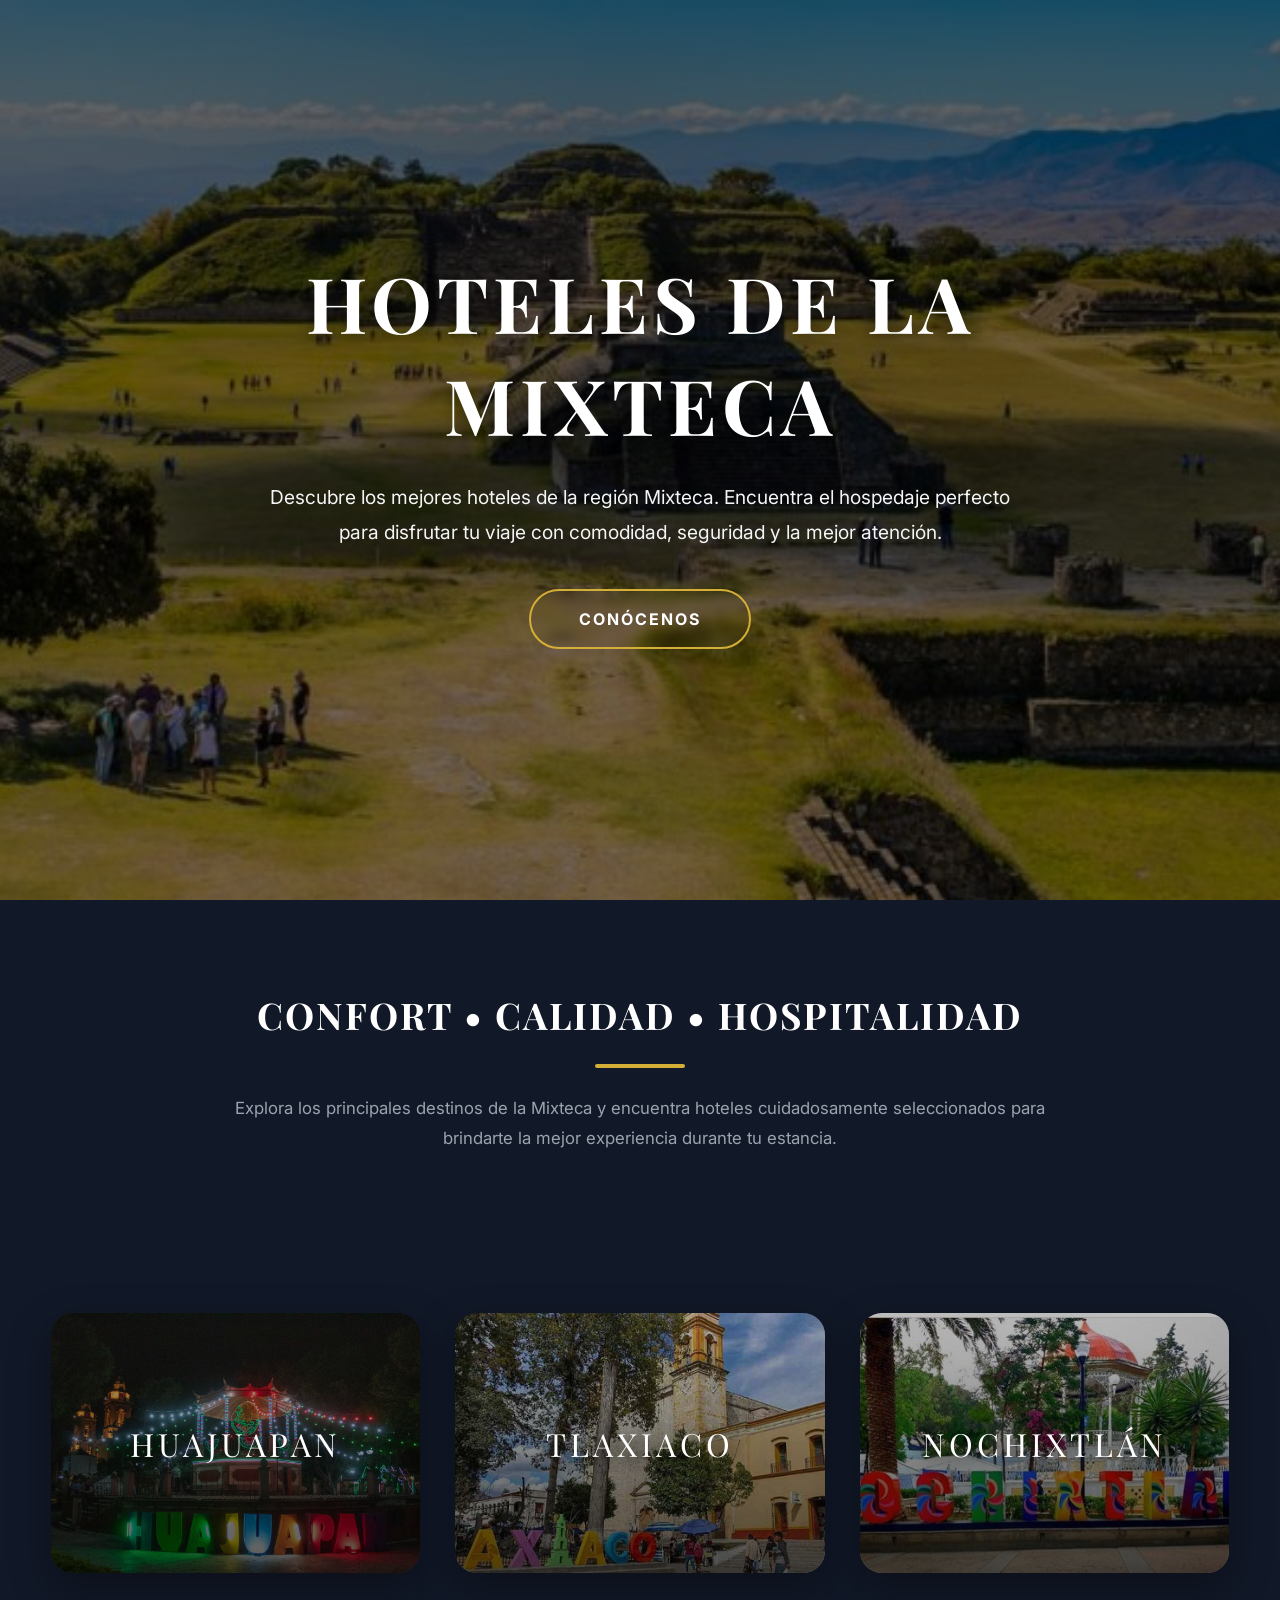
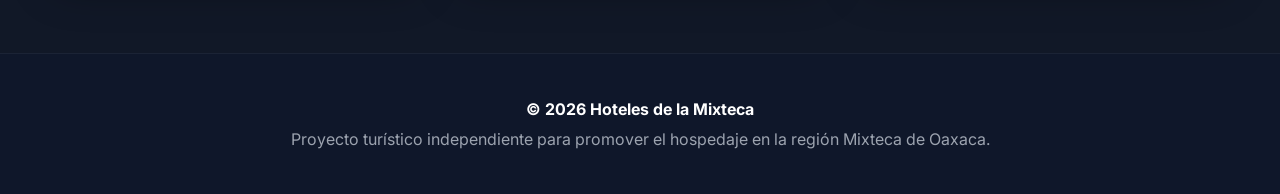
<file: index.html>
<!DOCTYPE html>
<html lang="es">

<head>
    <meta charset="UTF-8">
    <meta name="viewport" content="width=device-width, initial-scale=1.0">

    <title>Hoteles de la Mixteca</title>

    <meta name="description"
        content="Descubre los mejores hoteles de la región Mixteca de Oaxaca. Encuentra hospedaje en Huajuapan, Tlaxiaco y Nochixtlán.">

    <link rel="stylesheet" href="css/main.css">
</head>

<body>

    <!-- ========================= -->
    <!-- HERO PRINCIPAL -->
    <!-- ========================= -->

    <header class="hero-home">

        <div class="hero-overlay">

            <div class="hero-content">

                <h1>HOTELES DE LA MIXTECA</h1>

                <p>
                    Descubre los mejores hoteles de la región Mixteca.
                    Encuentra el hospedaje perfecto para disfrutar tu viaje
                    con comodidad, seguridad y la mejor atención.
                </p>

                <a href="#destinos" class="btn-scroll">
                    CONÓCENOS
                </a>

            </div>

        </div>

    </header>

    <!-- ========================= -->
    <!-- PRESENTACIÓN -->
    <!-- ========================= -->

    <section class="valores-section">

        <div class="container">

            <h2>CONFORT • CALIDAD • HOSPITALIDAD</h2>

            <div class="divider"></div>

            <p>
                Explora los principales destinos de la Mixteca y encuentra
                hoteles cuidadosamente seleccionados para brindarte la mejor
                experiencia durante tu estancia.
            </p>

        </div>

    </section>

    <!-- ========================= -->
    <!-- DESTINOS -->
    <!-- ========================= -->

    <main id="destinos" class="grid-destinos">

        <a href="destino.html?ciudad=huajuapan"
            class="card-destino card-huajuapan">

            <span>HUAJUAPAN</span>

        </a>

        <a href="destino.html?ciudad=tlaxiaco"
            class="card-destino card-tlaxiaco">

            <span>TLAXIACO</span>

        </a>

        <a href="destino.html?ciudad=nochixtlan"
            class="card-destino card-nochixtlan">

            <span>NOCHIXTLÁN</span>

        </a>

    </main>

    <!-- ========================= -->
    <!-- PIE DE PÁGINA -->
    <!-- ========================= -->

    <footer class="footer">

        <p>
            © 2026 Hoteles de la Mixteca
        </p>

        <p>
            Proyecto turístico independiente para promover el hospedaje en la
            región Mixteca de Oaxaca.
        </p>

    </footer>

    <script src="js/main.js" defer></script>

</body>

</html>
</file>
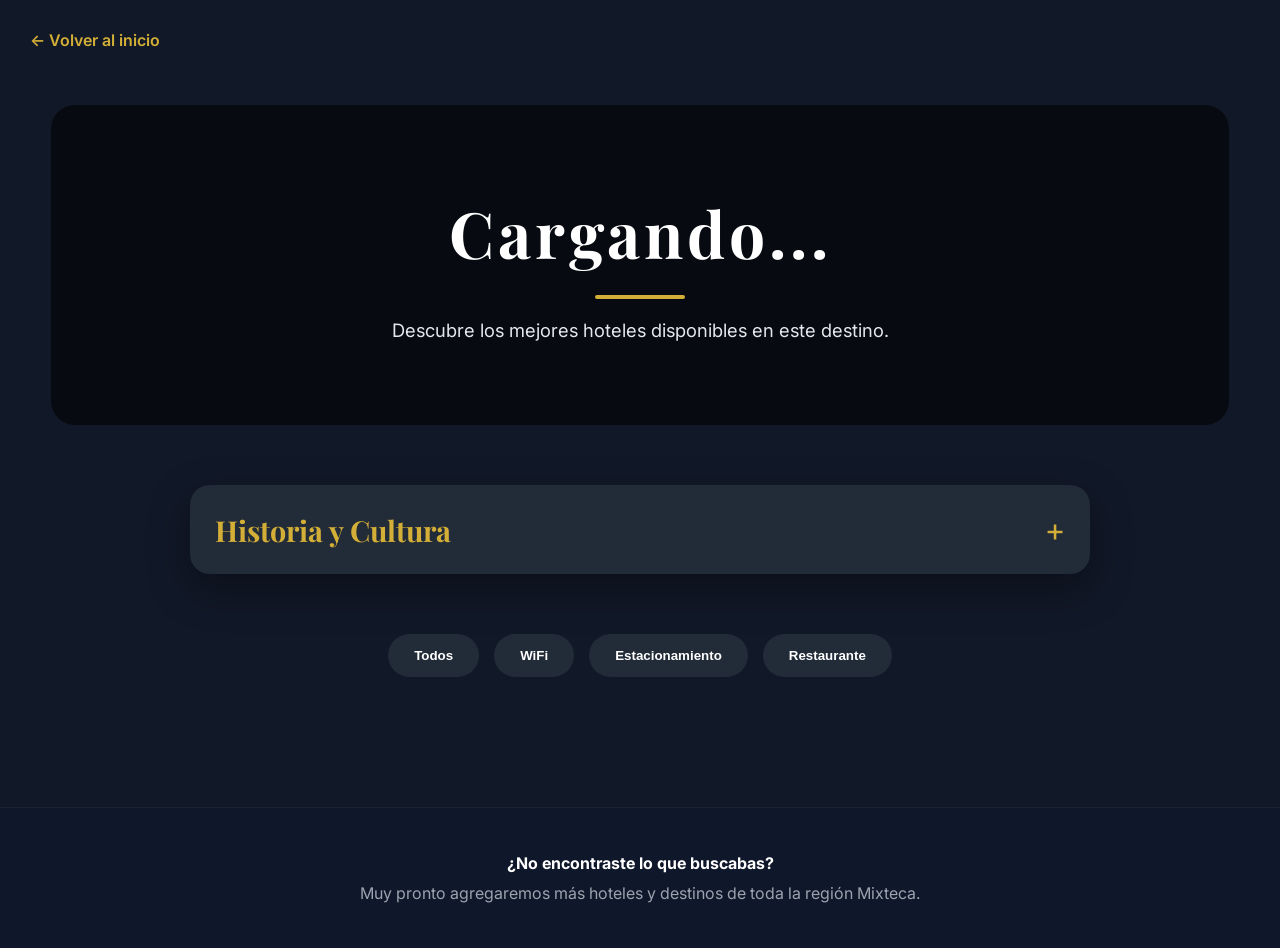
<file: destino.html>
<!DOCTYPE html>
<html lang="es">

<head>
    <meta charset="UTF-8">
    <meta name="viewport" content="width=device-width, initial-scale=1.0">

    <title>Hoteles de la Mixteca</title>

    <link rel="stylesheet" href="css/main.css">
</head>

<body>

    <!-- ========================= -->
    <!-- BOTÓN VOLVER -->
    <!-- ========================= -->

    <a href="index.html" class="btn-volver">
        ← Volver al inicio
    </a>

    <!-- ========================= -->
    <!-- PORTADA DE LA CIUDAD -->
    <!-- ========================= -->

    <header class="destino-header-container">

        <div class="destino-overlay">

            <h1 id="titulo-ciudad">
                Cargando...
            </h1>

            <div class="header-linea"></div>

            <p class="subtitulo-destino">
                Descubre los mejores hoteles disponibles en este destino.
            </p>

        </div>

    </header>

    <!-- ========================= -->
    <!-- HISTORIA -->
    <!-- ========================= -->

    <section class="historia-section">

        <div class="historia-header"
            onclick="toggleHistoria()">

            <h2>Historia y Cultura</h2>

            <span id="icono-toggle">
                +
            </span>

        </div>

        <div id="historia-contenido"
            class="historia-content">

            <p id="texto-historia">
                Cargando información...
            </p>

        </div>

    </section>

    <!-- ========================= -->
    <!-- FILTROS -->
    <!-- ========================= -->

    <section class="nav-filtros">

        <button class="btn-filtro"
            onclick="filtrarHoteles('todos')">

            Todos

        </button>

        <button class="btn-filtro"
            onclick="filtrarHoteles('wifi')">

            WiFi

        </button>

        <button class="btn-filtro"
            onclick="filtrarHoteles('estacionamiento')">

            Estacionamiento

        </button>

        <button class="btn-filtro"
            onclick="filtrarHoteles('restaurante')">

            Restaurante

        </button>

    </section>

    <!-- ========================= -->
    <!-- LISTA DE HOTELES -->
    <!-- ========================= -->

    <main id="contenedor-hoteles">

        <!-- JavaScript genera las tarjetas -->

    </main>

    <!-- ========================= -->
    <!-- FOOTER -->
    <!-- ========================= -->

    <footer class="footer">

        <p>

            ¿No encontraste lo que buscabas?

        </p>

        <p>

            Muy pronto agregaremos más hoteles y destinos
            de toda la región Mixteca.

        </p>

    </footer>

    <script src="js/data.js" defer></script>
    <script src="js/main.js" defer></script>

</body>

</html>
</file>
<file: css/main.css>
/* ==========================================================
   HOTELES DE LA MIXTECA
   MAIN.CSS - PARTE 1/4
   Base + Hero + Sección Principal
========================================================== */

/* =========================
   GOOGLE FONTS
========================= */
@import url('https://fonts.googleapis.com/css2?family=Inter:wght@300;400;500;600;700&family=Playfair+Display:wght@400;600;700&display=swap');

/* =========================
   VARIABLES
========================= */
:root{

    --bg:#111827;
    --bg2:#1F2937;

    --card:#222B38;

    --gold:#D4AF37;
    --gold2:#F3D36B;

    --white:#FFFFFF;
    --text:#E5E7EB;
    --gray:#9CA3AF;

    --radius:18px;

    --shadow:0 15px 40px rgba(0,0,0,.35);

    --transition:.35s ease;

    --font-title:'Playfair Display',serif;
    --font-text:'Inter',sans-serif;

}

/* =========================
   RESET
========================= */

*{
    margin:0;
    padding:0;
    box-sizing:border-box;
}

html{
    scroll-behavior:smooth;
}

body{

    background:var(--bg);

    color:var(--text);

    font-family:var(--font-text);

    overflow-x:hidden;

}

/* =========================
   CONTENEDOR
========================= */

.container{

    width:min(1200px,92%);

    margin:auto;

}

/* =========================
   LINKS
========================= */

a{

    text-decoration:none;

}

/* =========================
   IMÁGENES
========================= */

img{

    max-width:100%;

    display:block;

}

/* ==========================================================
   HERO PRINCIPAL
========================================================== */

.hero-home{

    position:relative;

    width:100%;

    min-height:100vh;

    background-image:url("../assets/fondoo.jpg");

    background-position:center;

    background-size:cover;

    background-repeat:no-repeat;

    display:flex;

    justify-content:center;

    align-items:center;

}

/* Capa oscura */

.hero-home::before{

    content:"";

    position:absolute;

    inset:0;

    background:linear-gradient(
        rgba(0,0,0,.60),
        rgba(0,0,0,.55)
    );

}

/* =========================
   OVERLAY
========================= */

.hero-overlay{

    position:relative;

    z-index:2;

    width:100%;

    display:flex;

    justify-content:center;

    align-items:center;

    padding:40px;

}

.hero-content{

    max-width:900px;

    text-align:center;

}

/* =========================
   TITULO
========================= */

.hero-content h1{

    font-family:var(--font-title);

    font-size:clamp(2.7rem,6vw,5rem);

    color:white;

    letter-spacing:5px;

    margin-bottom:25px;

    text-shadow:0 5px 20px rgba(0,0,0,.55);

}

/* =========================
   PÁRRAFO
========================= */

.hero-content p{

    font-size:1.2rem;

    line-height:1.8;

    max-width:760px;

    margin:auto;

    color:#F5F5F5;

}

/* =========================
   BOTÓN HERO
========================= */

.btn-scroll{

    display:inline-flex;

    justify-content:center;

    align-items:center;

    margin-top:40px;

    padding:18px 48px;

    border:2px solid var(--gold);

    border-radius:50px;

    color:white;

    font-weight:700;

    letter-spacing:2px;

    text-transform:uppercase;

    transition:var(--transition);

    backdrop-filter:blur(5px);

}

.btn-scroll:hover{

    background:var(--gold);

    color:#000;

    transform:translateY(-4px);

    box-shadow:0 10px 25px rgba(212,175,55,.35);

}

/* ==========================================================
   PRESENTACIÓN
========================================================== */

.valores-section{

    padding:90px 20px;

    text-align:center;

}

.valores-section h2{

    font-family:var(--font-title);

    font-size:2.3rem;

    color:white;

    letter-spacing:2px;

}

.divider{

    width:90px;

    height:4px;

    background:var(--gold);

    margin:25px auto;

    border-radius:20px;

}

.valores-section p{

    max-width:850px;

    margin:auto;

    color:var(--gray);

    font-size:1.05rem;

    line-height:1.8;

}

/* ==========================================================
   FIN PARTE 1
========================================================== */
/* ==========================================================
   HOTELES DE LA MIXTECA
   MAIN.CSS - PARTE 2/4
   Destinos + Tarjetas + Ciudad + Historia
==========================================================*/


/*==========================================================
    GRID DESTINOS
==========================================================*/

.grid-destinos{

    width:min(1250px,92%);

    margin:70px auto;

    display:grid;

    grid-template-columns:repeat(auto-fit,minmax(320px,1fr));

    gap:35px;

}


/*==========================================================
    TARJETAS DESTINOS
==========================================================*/

.card-destino{

    position:relative;

    height:260px;

    border-radius:22px;

    overflow:hidden;

    display:flex;

    justify-content:center;

    align-items:center;

    cursor:pointer;

    background-size:cover;

    background-position:center;

    transition:.45s;

    box-shadow:var(--shadow);

}


.card-destino::before{

    content:"";

    position:absolute;

    inset:0;

    background:linear-gradient(
        rgba(0,0,0,.25),
        rgba(0,0,0,.65)
    );

    transition:.4s;

}


.card-destino:hover{

    transform:translateY(-10px);

}


.card-destino:hover::before{

    background:linear-gradient(
        rgba(0,0,0,.15),
        rgba(0,0,0,.45)
    );

}


.card-destino span{

    position:relative;

    z-index:2;

    color:white;

    font-size:2rem;

    font-family:var(--font-title);

    letter-spacing:4px;

    text-shadow:0 5px 15px black;

}


/*==========================================================
    IMÁGENES DESTINOS
==========================================================*/

.card-huajuapan{

    background-image:url("../assets/hua1.jpg");

}

.card-tlaxiaco{

    background-image:url("../assets/tlax1.jpg");

}

.card-nochixtlan{

    background-image:url("../assets/noch1.jpg");

}


/*==========================================================
    BOTÓN VOLVER
==========================================================*/

.btn-volver{

    display:inline-flex;

    align-items:center;

    gap:8px;

    margin:30px;

    color:var(--gold);

    font-weight:600;

    transition:.3s;

}


.btn-volver:hover{

    transform:translateX(-5px);

}


/*==========================================================
    HEADER CIUDAD
==========================================================*/

.destino-header-container{

    width:min(1200px,92%);

    margin:auto;

    margin-top:25px;

    margin-bottom:60px;

    min-height:320px;

    border-radius:24px;

    overflow:hidden;

    display:flex;

    justify-content:center;

    align-items:center;

    text-align:center;

    background-position:center;

    background-size:cover;

    position:relative;

}


.destino-header-container::before{

    content:"";

    position:absolute;

    inset:0;

    background:rgba(0,0,0,.58);

}


.destino-overlay{

    position:relative;

    z-index:2;

    padding:40px;

}


#titulo-ciudad{

    font-size:clamp(2.2rem,5vw,4rem);

    color:white;

    font-family:var(--font-title);

    letter-spacing:4px;

}


.subtitulo-destino{

    margin-top:20px;

    color:#E5E7EB;

    font-size:1.15rem;

}


/*==========================================================
    LÍNEA DORADA
==========================================================*/

.header-linea{

    width:90px;

    height:4px;

    margin:20px auto;

    background:var(--gold);

    border-radius:50px;

}


/*==========================================================
    HISTORIA
==========================================================*/

.historia-section{

    width:min(900px,92%);

    margin:auto;

    margin-bottom:60px;

    background:var(--card);

    border-radius:20px;

    padding:25px;

    box-shadow:var(--shadow);

}


.historia-header{

    display:flex;

    justify-content:space-between;

    align-items:center;

    cursor:pointer;

}


.historia-header h2{

    font-family:var(--font-title);

    color:var(--gold);

    font-size:1.8rem;

}


#icono-toggle{

    font-size:2rem;

    color:var(--gold);

}


.historia-content{

    max-height:0;

    overflow:hidden;

    transition:max-height .45s;

}


.historia-content.abierto{

    max-height:400px;

}


.historia-content p{

    margin-top:20px;

    line-height:1.9;

    color:#D1D5DB;

}


/*==========================================================
    FILTROS
==========================================================*/

.nav-filtros{

    display:flex;

    justify-content:center;

    align-items:center;

    flex-wrap:wrap;

    gap:15px;

    margin-bottom:50px;

}


.btn-filtro{

    border:none;

    background:var(--card);

    color:white;

    padding:14px 26px;

    border-radius:50px;

    cursor:pointer;

    transition:.3s;

    font-weight:600;

}


.btn-filtro:hover{

    background:var(--gold);

    color:black;

}


/*==========================================================
    TARJETAS HOTELES
==========================================================*/

#contenedor-hoteles{

    width:min(1200px,92%);

    margin:auto;

    display:grid;

    grid-template-columns:repeat(auto-fit,minmax(340px,1fr));

    gap:35px;

    margin-bottom:70px;

}


.hotel-card{

    background:var(--card);

    border-radius:20px;

    overflow:hidden;

    transition:.35s;

    cursor:pointer;

    box-shadow:var(--shadow);

}


.hotel-card:hover{

    transform:translateY(-8px);

}


.hotel-card img{

    width:100%;

    height:240px;

    object-fit:cover;

}


.hotel-info{

    padding:25px;

}


.hotel-info h3{

    font-family:var(--font-title);

    color:var(--gold);

    font-size:1.6rem;

    margin-bottom:15px;

}


.hotel-info p{

    color:#D1D5DB;

    line-height:1.7;

}


.btn-detalles{

    margin-top:25px;

    background:var(--gold);

    color:black;

    text-align:center;

    padding:14px;

    border-radius:12px;

    font-weight:700;

    transition:.3s;

}


.btn-detalles:hover{

    transform:scale(1.03);

}


/*==========================================================
    FIN PARTE 2
==========================================================*/
/* ==========================================================
   HOTELES DE LA MIXTECA
   MAIN.CSS - PARTE 3/4
   Página de Detalle del Hotel
========================================================== */

/* =========================
   BOTÓN FLOTANTE
========================= */

.btn-volver-flotante{

    position:fixed;

    top:20px;

    left:20px;

    z-index:999;

    border:none;

    background:rgba(17,24,39,.90);

    color:white;

    padding:14px 22px;

    border-radius:50px;

    cursor:pointer;

    font-weight:600;

    transition:.3s;

    box-shadow:0 8px 25px rgba(0,0,0,.35);

}

.btn-volver-flotante:hover{

    background:var(--gold);

    color:black;

}

/* =========================
   HERO DEL HOTEL
========================= */

.hotel-hero{

    width:100%;

    height:60vh;

    min-height:320px;

    max-height:650px;

    overflow:hidden;

    position:relative;

}

.hotel-hero img{

    width:100%;

    height:100%;

    object-fit:cover;

}

.hotel-hero::after{

    content:"";

    position:absolute;

    inset:0;

    background:linear-gradient(
        rgba(0,0,0,.10),
        rgba(0,0,0,.55)
    );

}

/* =========================
   INFORMACIÓN PRINCIPAL
========================= */

.detalle-header-info{

    width:min(1100px,92%);

    margin:auto;

    margin-top:50px;

    text-align:center;

}

.detalle-header-info h1{

    font-family:var(--font-title);

    font-size:clamp(2.2rem,5vw,4rem);

    color:white;

    margin-bottom:20px;

}

/* =========================
   ESTRELLAS
========================= */

.rating-box{

    color:#FFD700;

    font-size:1.6rem;

    margin-bottom:20px;

}

/* =========================
   PRECIO Y UBICACIÓN
========================= */

.info-rapida{

    display:flex;

    justify-content:center;

    align-items:center;

    flex-wrap:wrap;

    gap:18px;

    margin-top:25px;

}

.precio,
.ubicacion{

    background:var(--card);

    padding:14px 22px;

    border-radius:50px;

    box-shadow:var(--shadow);

    color:white;

    font-weight:600;

}

/* =========================
   CONTENIDO
========================= */

.hotel-contenido{

    width:min(1200px,92%);

    margin:60px auto;

    display:grid;

    grid-template-columns:2fr 1fr;

    gap:40px;

}

/* =========================
   COLUMNAS
========================= */

.col-info,
.col-servicios{

    background:var(--card);

    border-radius:20px;

    padding:30px;

    box-shadow:var(--shadow);

}

.col-info h2,
.col-servicios h2{

    font-family:var(--font-title);

    color:var(--gold);

    margin-bottom:20px;

}

.col-info p{

    line-height:1.9;

    color:#D1D5DB;

}

.info-adicional{

    margin-top:35px;

    padding-top:25px;

    border-top:1px solid rgba(255,255,255,.08);

}

.info-adicional h3{

    color:var(--gold);

    margin-bottom:12px;

}

/* =========================
   SERVICIOS
========================= */

.grid-servicios{

    display:grid;

    grid-template-columns:repeat(auto-fit,minmax(130px,1fr));

    gap:15px;

}

.servicio-item{

    background:#2D3748;

    border:1px solid rgba(255,255,255,.05);

    border-radius:14px;

    padding:18px 12px;

    text-align:center;

    transition:.3s;

    font-weight:600;

}

.servicio-item:hover{

    background:var(--gold);

    color:black;

    transform:translateY(-4px);

}

/* =========================
   CONTACTO
========================= */

.contacto-card{

    width:min(800px,92%);

    margin:70px auto;

    background:var(--card);

    border-radius:22px;

    padding:45px;

    text-align:center;

    box-shadow:var(--shadow);

}

.contacto-card h2{

    font-family:var(--font-title);

    color:white;

    margin-bottom:20px;

}

.contacto-card p{

    color:#D1D5DB;

    line-height:1.8;

}

/* =========================
   BOTÓN WHATSAPP
========================= */

.btn-whatsapp{

    display:inline-flex;

    justify-content:center;

    align-items:center;

    margin-top:30px;

    background:#25D366;

    color:white;

    padding:18px 40px;

    border-radius:50px;

    font-weight:700;

    transition:.3s;

}

.btn-whatsapp:hover{

    transform:translateY(-4px);

    background:#1EBE5D;

}

/* =========================
   FOOTER
========================= */

.footer{

    margin-top:80px;

    padding:45px 20px;

    background:#0F172A;

    text-align:center;

    color:#9CA3AF;

    border-top:1px solid rgba(255,255,255,.05);

}

.footer p:first-child{

    color:white;

    font-weight:700;

    margin-bottom:10px;

}

/* ==========================================================
   FIN PARTE 3
========================================================== */
/* ==========================================================
   HOTELES DE LA MIXTECA
   MAIN.CSS - PARTE 4/4
   Responsive + Animaciones + Utilidades
==========================================================*/


/*=========================
    ANIMACIONES
=========================*/

@keyframes aparecer{

    from{

        opacity:0;

        transform:translateY(30px);

    }

    to{

        opacity:1;

        transform:translateY(0);

    }

}

.hero-content,
.valores-section,
.card-destino,
.hotel-card,
.historia-section,
.contacto-card,
.col-info,
.col-servicios{

    animation:aparecer .8s ease;

}


/*=========================
    SCROLLBAR
=========================*/

::-webkit-scrollbar{

    width:10px;

}

::-webkit-scrollbar-track{

    background:#111827;

}

::-webkit-scrollbar-thumb{

    background:var(--gold);

    border-radius:20px;

}

::-webkit-scrollbar-thumb:hover{

    background:var(--gold2);

}


/*=========================
    SELECCIÓN DE TEXTO
=========================*/

::selection{

    background:var(--gold);

    color:black;

}


/*=========================
    FOCUS
=========================*/

button:focus,
a:focus{

    outline:none;

}


/*=========================
    EFECTOS GENERALES
=========================*/

.hotel-card,
.card-destino,
.btn-scroll,
.btn-filtro,
.btn-whatsapp,
.btn-detalles,
.servicio-item{

    transition:all .35s ease;

}


/*=========================
    RESPONSIVE
=========================*/

@media(max-width:1100px){

    .hotel-contenido{

        grid-template-columns:1fr;

    }

}


@media(max-width:900px){

    .hero-content h1{

        letter-spacing:2px;

    }

    .grid-destinos{

        grid-template-columns:1fr;

    }

    #contenedor-hoteles{

        grid-template-columns:1fr;

    }

}


@media(max-width:768px){

    .hero-home{

        min-height:85vh;

    }

    .hero-content h1{

        font-size:2.4rem;

    }

    .hero-content p{

        font-size:1rem;

    }

    .btn-scroll{

        width:100%;

        max-width:280px;

    }

    .destino-header-container{

        min-height:230px;

    }

    #titulo-ciudad{

        font-size:2rem;

    }

    .historia-header h2{

        font-size:1.4rem;

    }

    .detalle-header-info h1{

        font-size:2rem;

    }

    .contacto-card{

        padding:30px;

    }

}


@media(max-width:600px){

    .hotel-hero{

        height:280px;

    }

    .info-rapida{

        flex-direction:column;

    }

    .grid-servicios{

        grid-template-columns:repeat(2,1fr);

    }

    .btn-volver-flotante{

        top:15px;

        left:15px;

        padding:10px 18px;

    }

}


@media(max-width:480px){

    .hero-content{

        padding:0 10px;

    }

    .hero-content h1{

        font-size:2rem;

    }

    .valores-section h2{

        font-size:1.8rem;

    }

    .card-destino{

        height:220px;

    }

    .hotel-card img{

        height:210px;

    }

    .btn-filtro{

        width:100%;

    }

    .btn-whatsapp{

        width:100%;

    }

}


/*=========================
    UTILIDADES
=========================*/

.text-center{

    text-align:center;

}

.mt-20{

    margin-top:20px;

}

.mt-40{

    margin-top:40px;

}

.mb-20{

    margin-bottom:20px;

}

.mb-40{

    margin-bottom:40px;

}


/*=========================
    FIN
=========================*/
</file>
